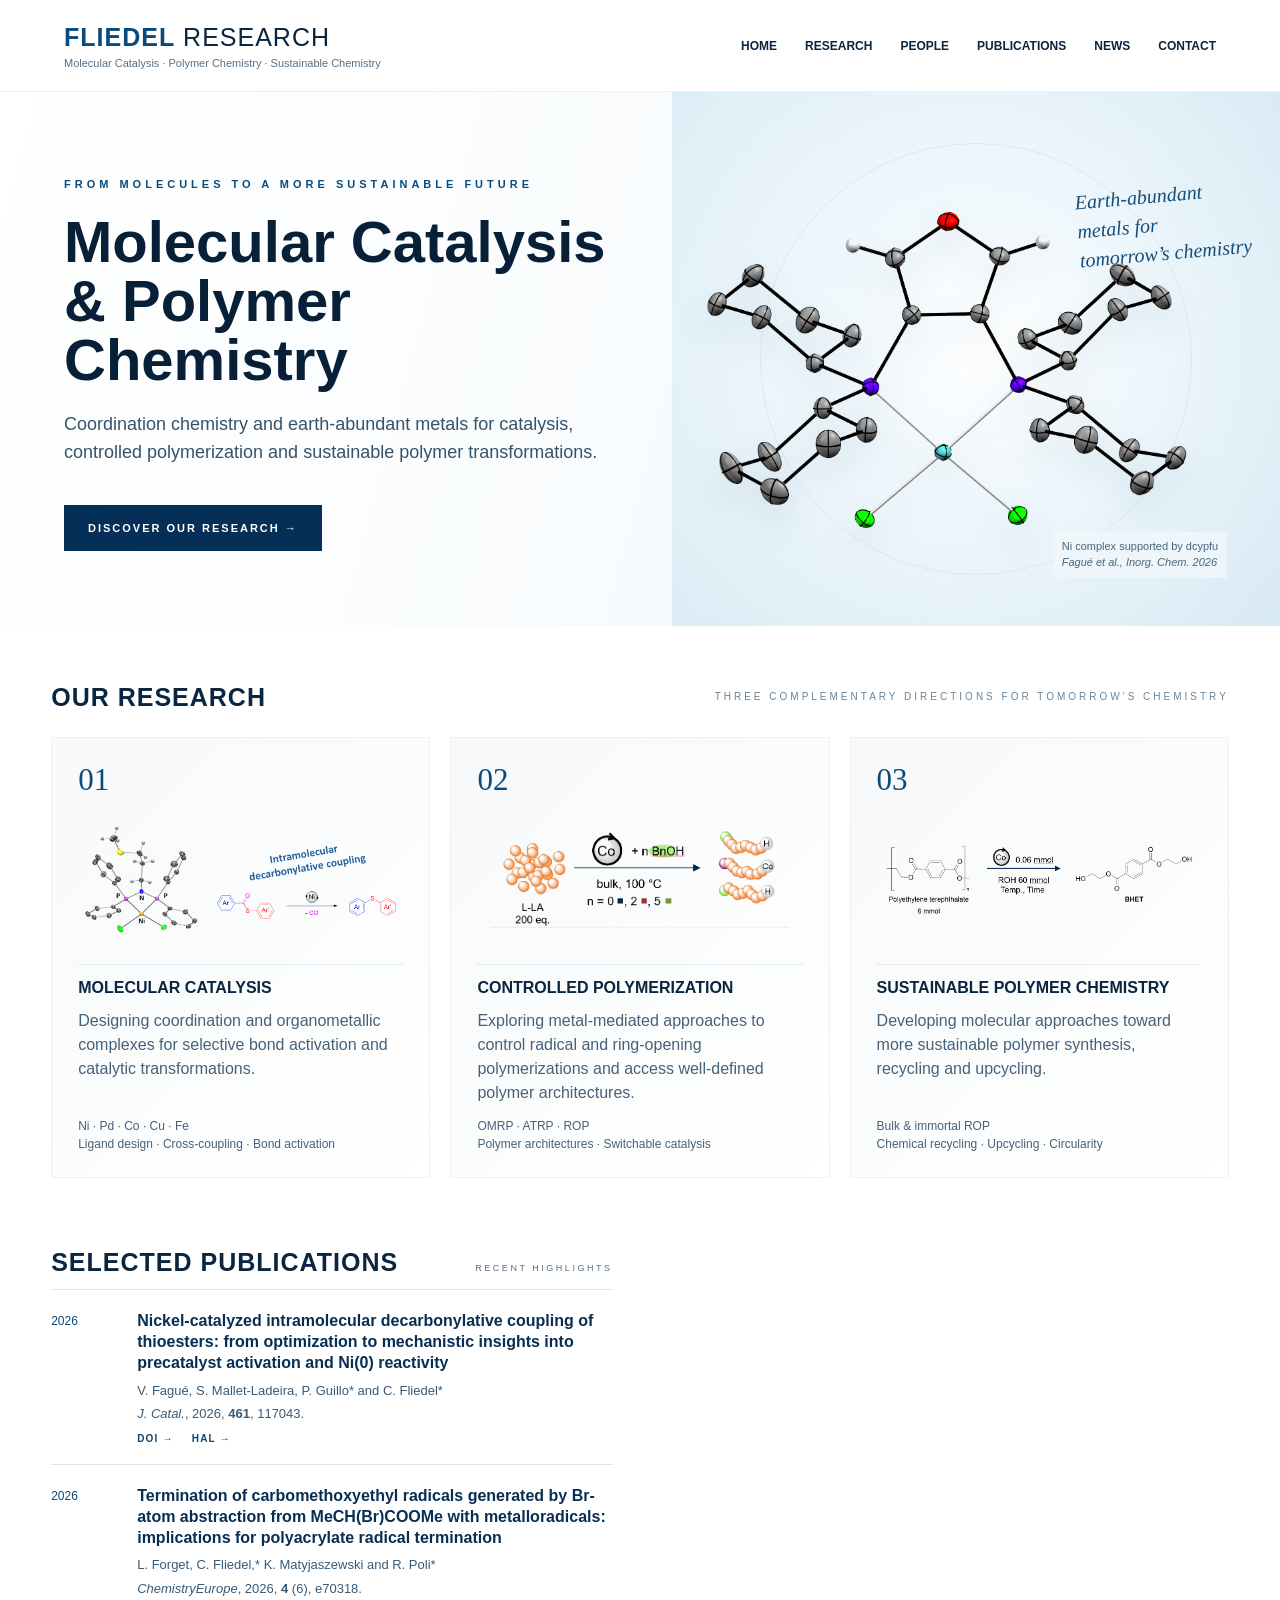
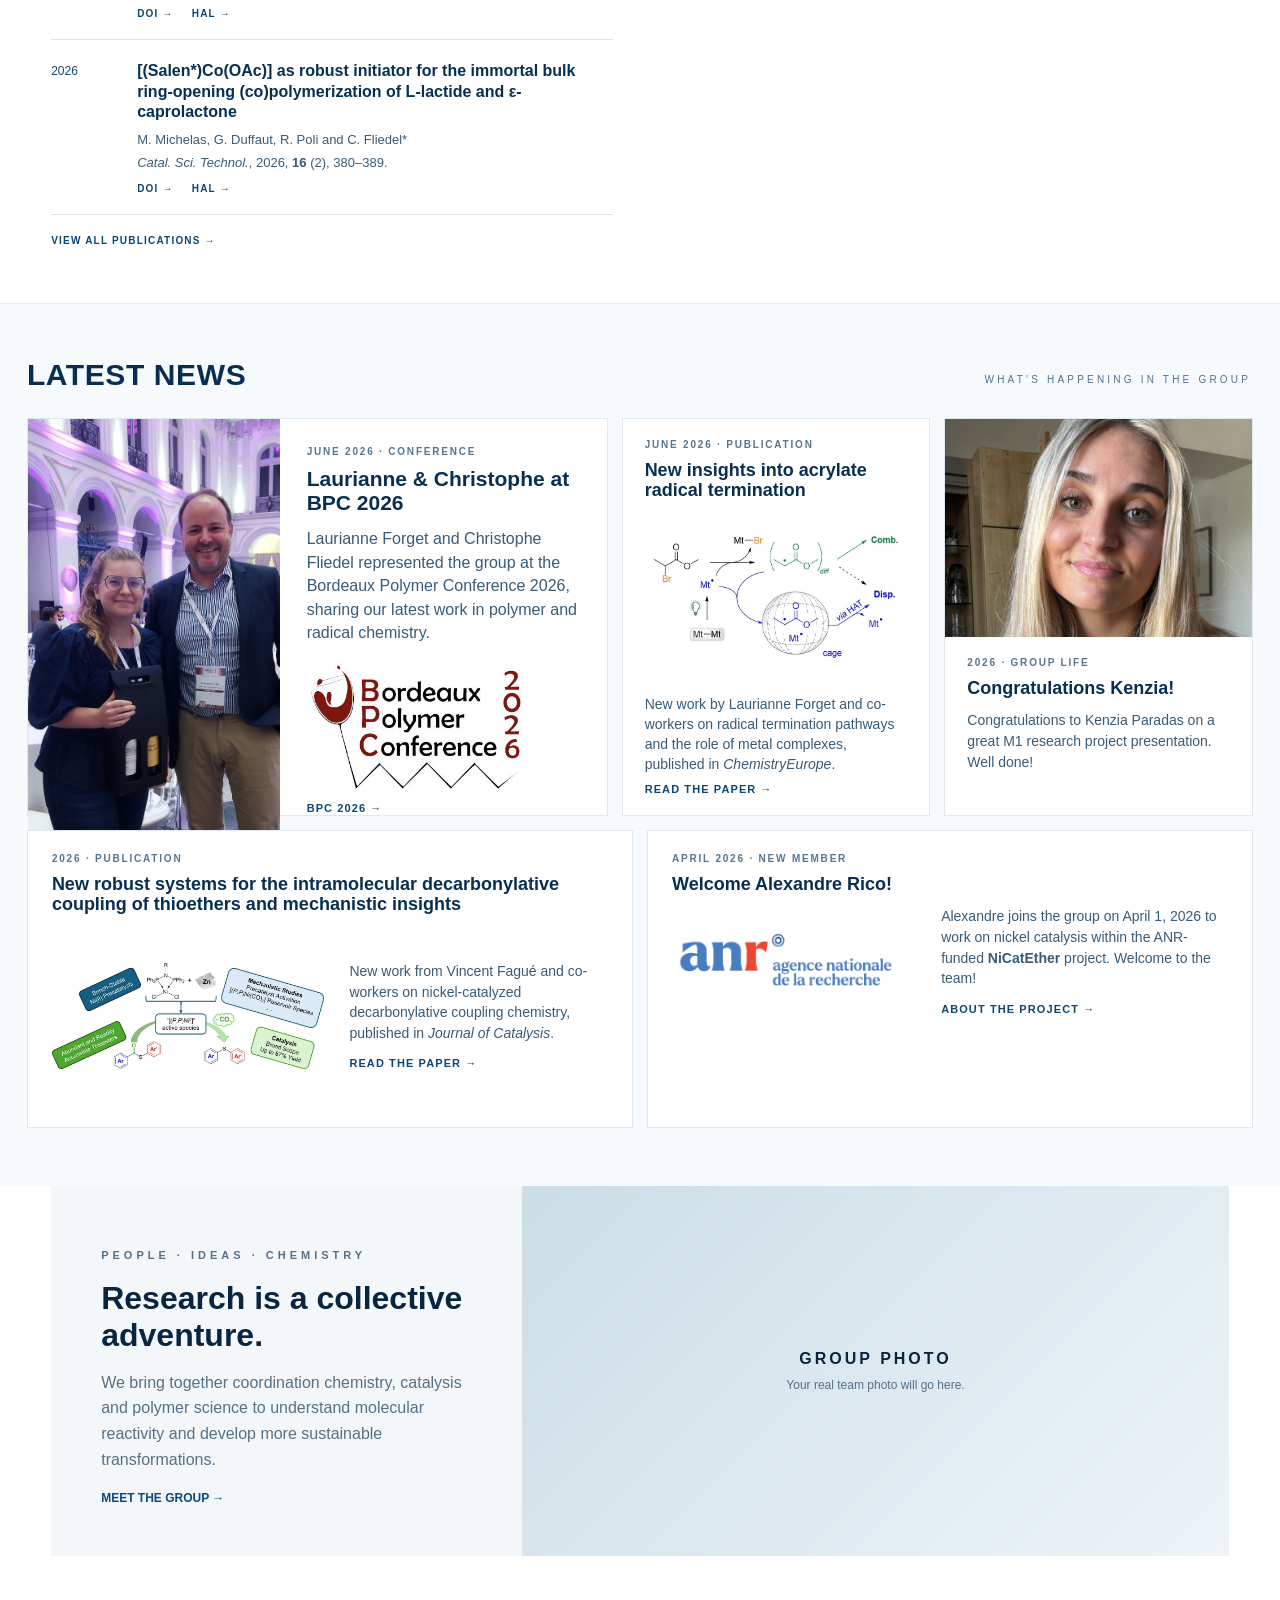
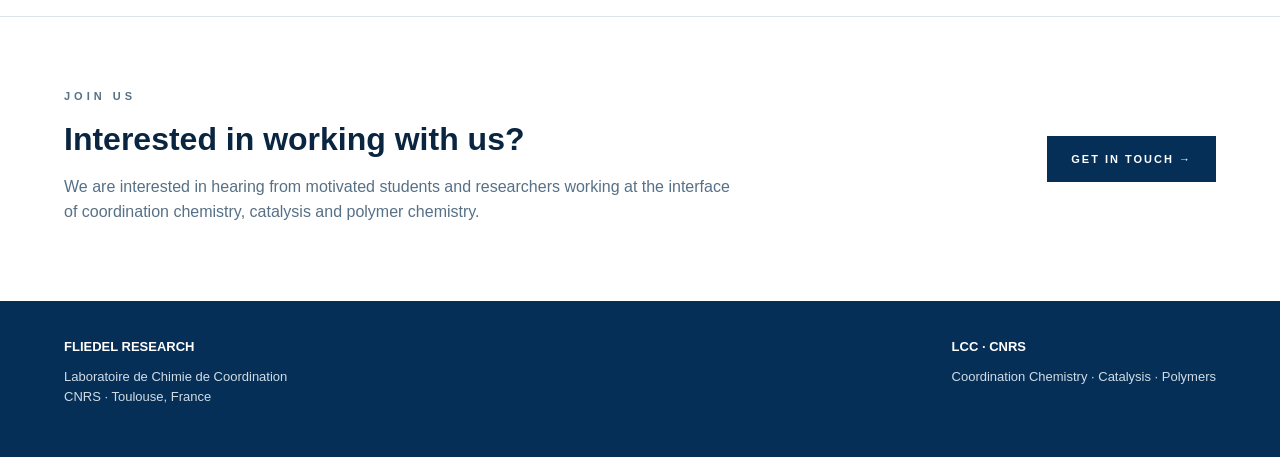
<file: index.html>
<!doctype html>
<html lang="en">
<head>
<meta charset="utf-8"><meta name="viewport" content="width=device-width,initial-scale=1">
<title>Fliedel Research | Molecular Catalysis & Polymer Chemistry</title>
<meta name="description" content="Fliedel Research at the Laboratoire de Chimie de Coordination, CNRS Toulouse: molecular catalysis, controlled polymerization and sustainable polymer chemistry.">
<link rel="stylesheet" href="style.css?v=4.5">
</head>
<body>
<header class="top"><a class="brand" href="#home"><strong>FLIEDEL</strong> RESEARCH<span>Molecular Catalysis · Polymer Chemistry · Sustainable Chemistry</span></a><nav><a href="#home">HOME</a><a href="#research">RESEARCH</a><a href="#people">PEOPLE</a><a href="publications.html">PUBLICATIONS</a><a href="#news">NEWS</a><a href="#contact">CONTACT</a></nav></header>
<main>
<section id="home" class="hero"><div class="hero-copy"><p class="eyebrow">FROM MOLECULES TO A MORE SUSTAINABLE FUTURE</p><h1>Molecular Catalysis<br>&amp; Polymer Chemistry</h1><p class="lead">Coordination chemistry and earth-abundant metals for catalysis, controlled polymerization and sustainable polymer transformations.</p><a class="button" href="#research">DISCOVER OUR RESEARCH →</a></div><div class="hero-art"><div class="structure-wrap"><img src="assets/ni-dcypfu-clean.png" alt="Crystal structure of a nickel complex supported by a diphosphine ligand"><div class="structure-caption">Ni complex supported by dcypfu<br><em>Fagué et al., Inorg. Chem. 2026</em></div></div><p class="hero-note">Earth-abundant<br>metals for<br>tomorrow’s chemistry</p></div></section>
<section id="research" class="section"><div class="section-head"><h2>OUR RESEARCH</h2><p>THREE COMPLEMENTARY DIRECTIONS FOR TOMORROW'S CHEMISTRY</p></div><div class="cards">
<article class="research-card"><b class="num">01</b><div class="card-visual"><img src="assets/research-molecular-final.png" alt="Nickel complex and intramolecular decarbonylative coupling"></div><h3>MOLECULAR CATALYSIS</h3><p>Designing coordination and organometallic complexes for selective bond activation and catalytic transformations.</p><small>Ni · Pd · Co · Cu · Fe<br>Ligand design · Cross-coupling · Bond activation</small></article>
<article class="research-card"><b class="num">02</b><div class="card-visual polymer"><img src="assets/research-polymerization.png" alt="Cobalt-mediated ring-opening polymerization of lactide"></div><h3>CONTROLLED POLYMERIZATION</h3><p>Exploring metal-mediated approaches to control radical and ring-opening polymerizations and access well-defined polymer architectures.</p><small>OMRP · ATRP · ROP<br>Polymer architectures · Switchable catalysis</small></article>
<article class="research-card"><b class="num">03</b><div class="card-visual sustainable"><img src="assets/research-sustainable.png" alt="Chemical depolymerization of PET to BHET"></div><h3>SUSTAINABLE POLYMER CHEMISTRY</h3><p>Developing molecular approaches toward more sustainable polymer synthesis, recycling and upcycling.</p><small>Bulk &amp; immortal ROP<br>Chemical recycling · Upcycling · Circularity</small></article>
</div></section>




<section class="split">
<div id="publications" class="selected-publications">
  <div class="section-head publications-head">
    <h2>SELECTED PUBLICATIONS</h2>
    <p>RECENT HIGHLIGHTS</p>
  </div>

  <div class="publication-list">
    <article class="publication-item">
      <div class="publication-year">2026</div>
      <div class="publication-info">
        <h3>Nickel-catalyzed intramolecular decarbonylative coupling of thioesters: from optimization to mechanistic insights into precatalyst activation and Ni(0) reactivity</h3>
        <p class="publication-authors">V. Fagué, S. Mallet-Ladeira, P. Guillo* and C. Fliedel*</p>
        <p class="publication-journal"><em>J. Catal.</em>, 2026, <strong>461</strong>, 117043.</p>
        <div class="publication-links">
          <a href="https://doi.org/10.1016/j.jcat.2026.117043" target="_blank" rel="noopener">DOI →</a>
          <a href="https://hal.science/hal-05682814v1" target="_blank" rel="noopener">HAL →</a>
        </div>
      </div>
    </article>

    <article class="publication-item">
      <div class="publication-year">2026</div>
      <div class="publication-info">
        <h3>Termination of carbomethoxyethyl radicals generated by Br-atom abstraction from MeCH(Br)COOMe with metalloradicals: implications for polyacrylate radical termination</h3>
        <p class="publication-authors">L. Forget, C. Fliedel,* K. Matyjaszewski and R. Poli*</p>
        <p class="publication-journal"><em>ChemistryEurope</em>, 2026, <strong>4</strong> (6), e70318.</p>
        <div class="publication-links">
          <a href="https://doi.org/10.1002/ceur.70318" target="_blank" rel="noopener">DOI →</a>
          <a href="https://hal.science/hal-05650056v1" target="_blank" rel="noopener">HAL →</a>
        </div>
      </div>
    </article>

    <article class="publication-item">
      <div class="publication-year">2026</div>
      <div class="publication-info">
        <h3>[(Salen*)Co(OAc)] as robust initiator for the immortal bulk ring-opening (co)polymerization of L-lactide and ε-caprolactone</h3>
        <p class="publication-authors">M. Michelas, G. Duffaut, R. Poli and C. Fliedel*</p>
        <p class="publication-journal"><em>Catal. Sci. Technol.</em>, 2026, <strong>16</strong> (2), 380–389.</p>
        <div class="publication-links">
          <a href="https://doi.org/10.1039/D5CY01106J" target="_blank" rel="noopener">DOI →</a>
          <a href="https://hal.science/hal-05483304v1" target="_blank" rel="noopener">HAL →</a>
        </div>
      </div>
    </article>
  </div>

  <a class="all-publications-link" href="publications.html">VIEW ALL PUBLICATIONS →</a>
</div>
</section>
<section id="news" class="news-section">
  <div class="section-head">
    <h2>LATEST NEWS</h2>
    <p>WHAT'S HAPPENING IN THE GROUP</p>
  </div>

  <div class="news-featured">
    <article class="news-main">
      <img src="assets/news-bpc2026-final.jpg" alt="Laurianne Forget and Christophe Fliedel at BPC 2026">
      <div class="news-body">
        <div class="news-meta">JUNE 2026 · CONFERENCE</div>
        <h3>Laurianne &amp; Christophe at BPC 2026</h3>
        <p>Laurianne Forget and Christophe Fliedel represented the group at the Bordeaux Polymer Conference 2026, sharing our latest work in polymer and radical chemistry.</p>
        <img class="news-logo bpc-logo" src="assets/logo-bpc2026.jpg" alt="Bordeaux Polymer Conference 2026 logo">
        <a href="https://bpc2026.u-bordeaux.fr/en/" target="_blank" rel="noopener">BPC 2026 →</a>
      </div>
    </article>

    <div class="news-side">
      <article class="news-card publication-card">
        <div class="news-body">
          <div class="news-meta">JUNE 2026 · PUBLICATION</div>
          <h3>New insights into acrylate radical termination</h3>
          <img class="graphical-abstract" src="assets/news-laurianne-ce-cropped.jpg" alt="Graphical abstract of Laurianne Forget's ChemistryEurope publication">
          <p>New work by Laurianne Forget and co-workers on radical termination pathways and the role of metal complexes, published in <em>ChemistryEurope</em>.</p>
          <a href="https://doi.org/10.1002/ceur.70318" target="_blank" rel="noopener">READ THE PAPER →</a>
        </div>
      </article>

      <article class="news-card photo-card">
        <img src="assets/news-kenzia.jpg" alt="Kenzia Paradas">
        <div class="news-body">
          <div class="news-meta">2026 · GROUP LIFE</div>
          <h3>Congratulations Kenzia!</h3>
          <p>Congratulations to Kenzia Paradas on a great M1 research project presentation. Well done!</p>
        </div>
      </article>
    </div>
  </div>

  <div class="news-strip">
    <article class="vincent-news">
      <div class="news-meta">2026 · PUBLICATION</div>
      <h3>New robust systems for the intramolecular decarbonylative coupling of thioethers and mechanistic insights</h3>
      <div class="news-horizontal-content">
        <img class="graphical-abstract vincent-abstract" src="assets/news-vincent-jcat.jpg" alt="Graphical abstract of Vincent Fagué's Journal of Catalysis publication">
        <div>
          <p>New work from Vincent Fagué and co-workers on nickel-catalyzed decarbonylative coupling chemistry, published in <em>Journal of Catalysis</em>.</p>
          <a href="https://www.sciencedirect.com/science/article/pii/S0021951726003787" target="_blank" rel="noopener">READ THE PAPER →</a>
        </div>
      </div>
    </article>

    <article class="alexandre-news">
      <div class="news-meta">APRIL 2026 · NEW MEMBER</div>
      <h3>Welcome Alexandre Rico!</h3>
      <div class="news-horizontal-content alexandre-content">
        <img class="news-logo anr-logo" src="assets/logo-anr-final.png" alt="Agence nationale de la recherche logo">
        <div>
          <p>Alexandre joins the group on April 1, 2026 to work on nickel catalysis within the ANR-funded <strong>NiCatEther</strong> project. Welcome to the team!</p>
          <a href="https://anr.fr/Projet-ANR-22-CE07-0029" target="_blank" rel="noopener">ABOUT THE PROJECT →</a>
        </div>
      </div>
    </article>
  </div>
</section>
<section id="people" class="people"><div><p class="eyebrow">PEOPLE · IDEAS · CHEMISTRY</p><h2>Research is a collective adventure.</h2><p>We bring together coordination chemistry, catalysis and polymer science to understand molecular reactivity and develop more sustainable transformations.</p><a class="textlink" href="#contact">MEET THE GROUP →</a></div><div class="people-placeholder"><strong>GROUP PHOTO</strong><span>Your real team photo will go here.</span></div></section>
<section id="contact" class="join"><div><p class="eyebrow">JOIN US</p><h2>Interested in working with us?</h2><p>We are interested in hearing from motivated students and researchers working at the interface of coordination chemistry, catalysis and polymer chemistry.</p></div><a class="button" href="mailto:christophe.fliedel@lcc-toulouse.fr">GET IN TOUCH →</a></section>
</main>
<footer><div><strong>FLIEDEL RESEARCH</strong><p>Laboratoire de Chimie de Coordination<br>CNRS · Toulouse, France</p></div><div><strong>LCC · CNRS</strong><p>Coordination Chemistry · Catalysis · Polymers</p></div></footer>
</body></html>
</file>
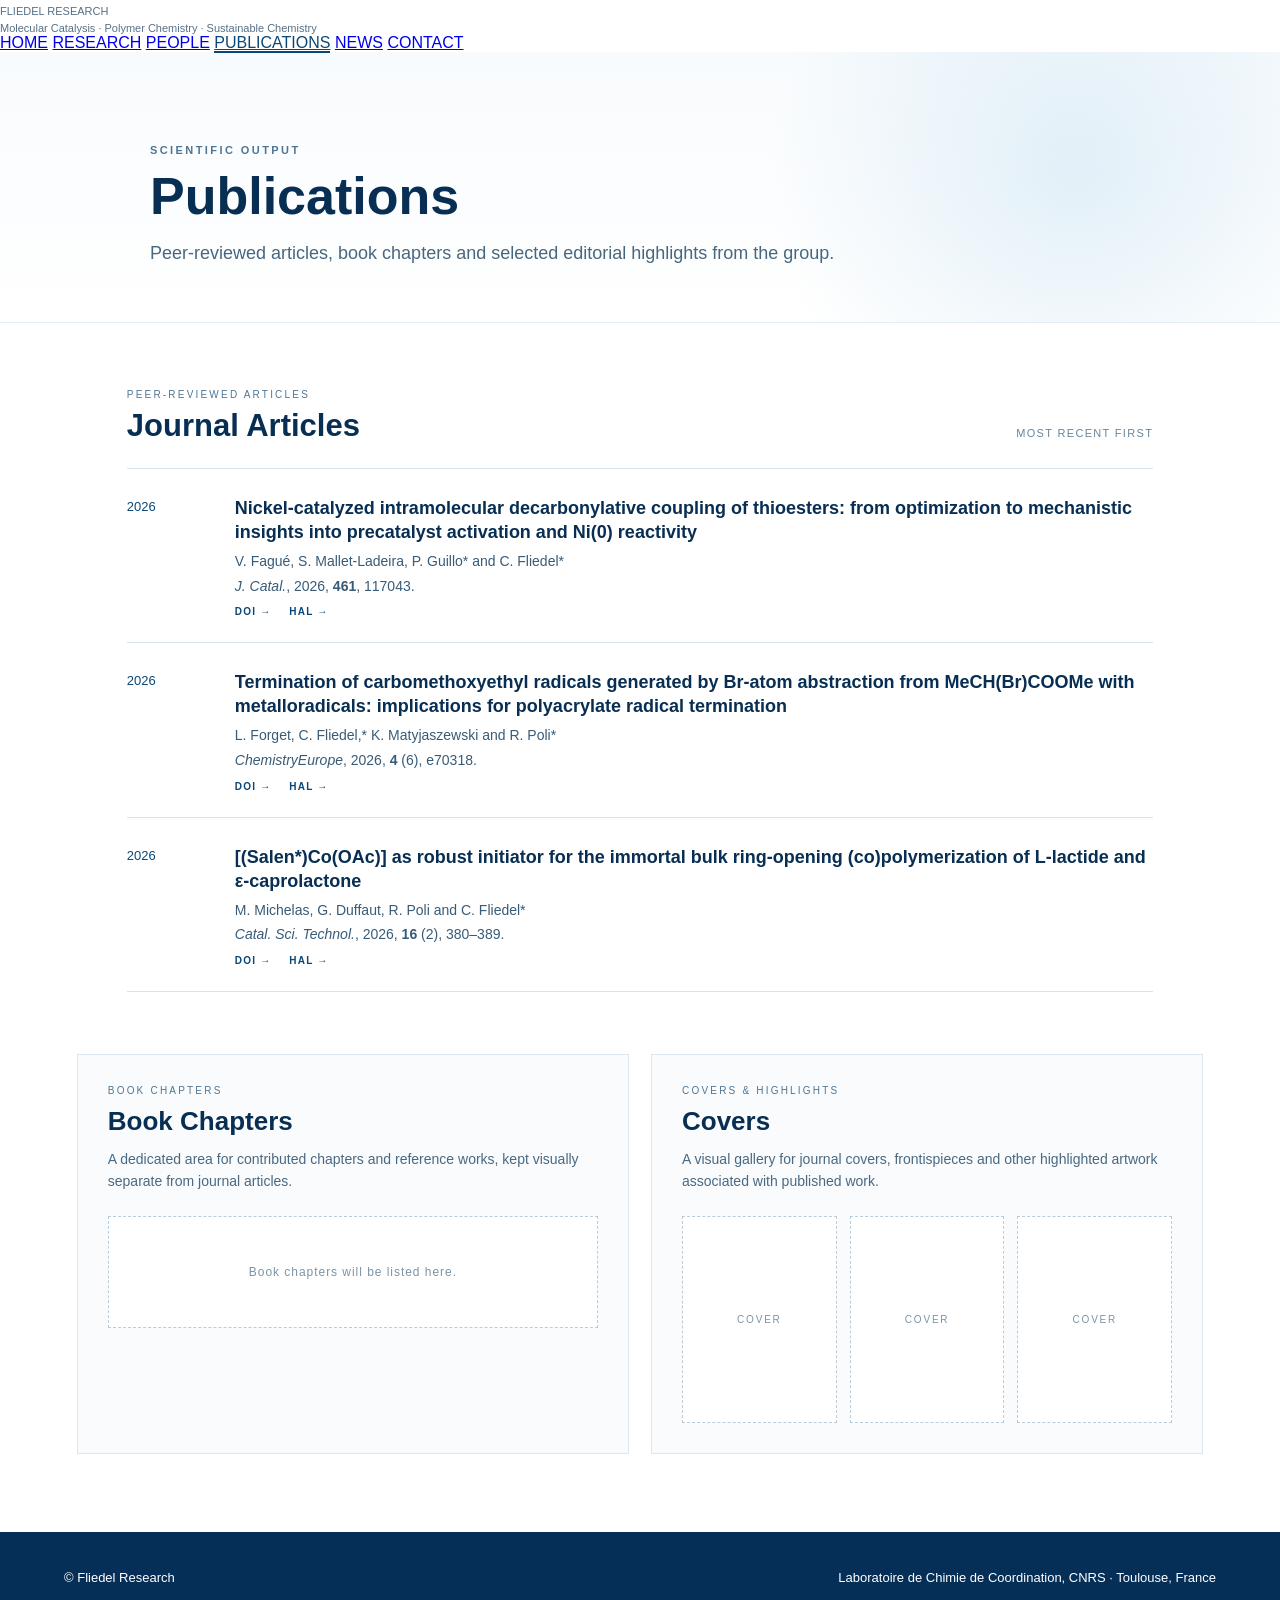
<file: publications.html>
<!DOCTYPE html>
<html lang="en">
<head>
  <meta charset="utf-8">
  <meta name="viewport" content="width=device-width, initial-scale=1">
  <title>Publications · Fliedel Research</title>
  <meta name="description" content="Publications from Fliedel Research: journal articles, book chapters, covers and highlights.">
  <link rel="stylesheet" href="style.css?v=4.5">
</head>
<body class="publications-page">

<header class="site-header">
  <a class="brand" href="index.html">
    <span class="brand-main">FLIEDEL RESEARCH</span>
    <span class="brand-sub">Molecular Catalysis · Polymer Chemistry · Sustainable Chemistry</span>
  </a>
  <nav class="main-nav" aria-label="Main navigation">
    <a href="index.html">HOME</a>
    <a href="index.html#research">RESEARCH</a>
    <a href="index.html#people">PEOPLE</a>
    <a class="active" href="publications.html">PUBLICATIONS</a>
    <a href="index.html#news">NEWS</a>
    <a href="index.html#contact">CONTACT</a>
  </nav>
</header>

<main>
  <section class="publications-hero">
    <div>
      <p class="eyebrow">SCIENTIFIC OUTPUT</p>
      <h1>Publications</h1>
      <p class="publications-intro">
        Peer-reviewed articles, book chapters and selected editorial highlights from the group.
      </p>
    </div>
  </section>

  <section class="publications-page-section">
    <div class="pub-section-heading">
      <div>
        <p class="pub-section-kicker">PEER-REVIEWED ARTICLES</p>
        <h2>Journal Articles</h2>
      </div>
      <p class="pub-section-note">Most recent first</p>
    </div>

    <div class="publication-list publication-list-full">

      <article class="publication-item">
        <div class="publication-year">2026</div>
        <div class="publication-info">
          <h3>Nickel-catalyzed intramolecular decarbonylative coupling of thioesters: from optimization to mechanistic insights into precatalyst activation and Ni(0) reactivity</h3>
          <p class="publication-authors">V. Fagué, S. Mallet-Ladeira, P. Guillo* and C. Fliedel*</p>
          <p class="publication-journal"><em>J. Catal.</em>, 2026, <strong>461</strong>, 117043.</p>
          <div class="publication-links">
            <a href="https://doi.org/10.1016/j.jcat.2026.117043" target="_blank" rel="noopener">DOI →</a>
            <a href="https://hal.science/hal-05682814v1" target="_blank" rel="noopener">HAL →</a>
          </div>
        </div>
      </article>

      <article class="publication-item">
        <div class="publication-year">2026</div>
        <div class="publication-info">
          <h3>Termination of carbomethoxyethyl radicals generated by Br-atom abstraction from MeCH(Br)COOMe with metalloradicals: implications for polyacrylate radical termination</h3>
          <p class="publication-authors">L. Forget, C. Fliedel,* K. Matyjaszewski and R. Poli*</p>
          <p class="publication-journal"><em>ChemistryEurope</em>, 2026, <strong>4</strong> (6), e70318.</p>
          <div class="publication-links">
            <a href="https://doi.org/10.1002/ceur.70318" target="_blank" rel="noopener">DOI →</a>
            <a href="https://hal.science/hal-05650056v1" target="_blank" rel="noopener">HAL →</a>
          </div>
        </div>
      </article>

      <article class="publication-item">
        <div class="publication-year">2026</div>
        <div class="publication-info">
          <h3>[(Salen*)Co(OAc)] as robust initiator for the immortal bulk ring-opening (co)polymerization of L-lactide and ε-caprolactone</h3>
          <p class="publication-authors">M. Michelas, G. Duffaut, R. Poli and C. Fliedel*</p>
          <p class="publication-journal"><em>Catal. Sci. Technol.</em>, 2026, <strong>16</strong> (2), 380–389.</p>
          <div class="publication-links">
            <a href="https://doi.org/10.1039/D5CY01106J" target="_blank" rel="noopener">DOI →</a>
            <a href="https://hal.science/hal-05483304v1" target="_blank" rel="noopener">HAL →</a>
          </div>
        </div>
      </article>

    </div>
  </section>

  <section class="publications-special-section">
    <div class="publications-special-grid">

      <article class="special-publication-card book-chapters-card">
        <div class="special-card-label">BOOK CHAPTERS</div>
        <h2>Book Chapters</h2>
        <p>
          A dedicated area for contributed chapters and reference works, kept visually separate from journal articles.
        </p>
        <div class="special-card-placeholder">
          <span>Book chapters will be listed here.</span>
        </div>
      </article>

      <article class="special-publication-card covers-card">
        <div class="special-card-label">COVERS &amp; HIGHLIGHTS</div>
        <h2>Covers</h2>
        <p>
          A visual gallery for journal covers, frontispieces and other highlighted artwork associated with published work.
        </p>
        <div class="covers-preview-grid">
          <div class="cover-placeholder">COVER</div>
          <div class="cover-placeholder">COVER</div>
          <div class="cover-placeholder">COVER</div>
        </div>
      </article>

    </div>
  </section>
</main>

<footer class="site-footer">
  <div>© Fliedel Research</div>
  <div>Laboratoire de Chimie de Coordination, CNRS · Toulouse, France</div>
</footer>

</body>
</html>
</file>
<file: style.css>
:root{--navy:#062f57;--blue:#0a4b7c;--ink:#0a2540;--muted:#567086;--pale:#f3f7f9;--line:#dbe4ea;--white:#fff}*{box-sizing:border-box}html{scroll-behavior:smooth}body{margin:0;font-family:Arial,Helvetica,sans-serif;color:var(--ink);background:#fff}.top{height:92px;display:flex;align-items:center;justify-content:space-between;padding:0 5vw;border-bottom:1px solid #edf1f4;position:sticky;top:0;background:rgba(255,255,255,.96);z-index:5}.brand{font-size:25px;letter-spacing:1px;text-decoration:none;color:var(--ink)}.brand strong{color:var(--blue)}.brand span{display:block;font-size:11px;letter-spacing:0;color:var(--muted);margin-top:5px}.top nav{display:flex;gap:28px}.top nav a{font-size:12px;font-weight:700;color:var(--ink);text-decoration:none}.hero{min-height:520px;display:grid;grid-template-columns:1.05fr .95fr;background:linear-gradient(105deg,#fff 0%,#f8fbfd 53%,#dceaf2 100%)}.hero-copy{padding:75px 5vw}.eyebrow{font-size:11px;letter-spacing:4px;color:var(--blue);font-weight:700}.hero h1{font-size:58px;line-height:1.02;margin:22px 0;color:#071f37}.lead{font-size:18px;line-height:1.55;max-width:600px;color:#36536c}.button{display:inline-block;margin-top:20px;background:var(--navy);color:#fff;text-decoration:none;padding:17px 24px;font-size:11px;font-weight:bold;letter-spacing:2px}.hero-art{position:relative;overflow:hidden;display:flex;align-items:center;justify-content:center}.hero-art:before{content:"";position:absolute;width:420px;height:420px;border:1px solid rgba(5,64,106,.12);border-radius:50%}.hero-art p{position:absolute;right:7%;top:20%;font-family:Georgia,serif;font-style:italic;font-size:22px;line-height:1.5;transform:rotate(-5deg);color:#164d78}.molecule{width:280px;height:280px;position:relative}.molecule span{position:absolute;width:55px;height:55px;border-radius:50%;background:radial-gradient(circle at 30% 25%,#e8f7ff,#0b639a 55%,#063557);box-shadow:0 8px 18px #8ca8b9}.molecule span:nth-child(1){left:110px;top:105px;width:70px;height:70px}.molecule span:nth-child(2){left:35px;top:65px}.molecule span:nth-child(3){left:200px;top:45px}.molecule span:nth-child(4){left:190px;top:180px}.molecule span:nth-child(5){left:50px;top:190px}.molecule span:nth-child(6){left:120px;top:15px;background:radial-gradient(circle at 30% 25%,#fff0d8,#d88712 60%,#8b4e00)}.molecule span:nth-child(7){left:115px;top:230px;width:40px;height:40px}.section{padding:55px 4vw}.section-head{display:flex;justify-content:space-between;align-items:end;margin-bottom:25px}.section-head h2{font-size:25px;letter-spacing:1px;margin:0}.section-head p{font-size:10px;letter-spacing:3px;color:#6b8498}.cards{display:grid;grid-template-columns:repeat(3,1fr);gap:20px}.cards article{background:linear-gradient(135deg,#f7f9fa,#fff);padding:26px;min-height:285px;border:1px solid #edf1f3;position:relative}.num{font-family:Georgia,serif;font-weight:400;font-size:31px;color:var(--blue)}.icon{position:absolute;right:25px;top:20px;font-family:Georgia,serif;font-size:28px;color:#1586a6}.cards h3{font-size:16px;margin-top:35px}.cards p,.cards small{line-height:1.5;color:#45627a}.cards small{font-size:12px}.split{display:grid;grid-template-columns:1fr 1fr;gap:55px;padding:15px 4vw 55px}.news article{display:grid;grid-template-columns:70px 1fr;gap:15px;border-top:1px solid var(--line);padding:20px 0}.news time,.pubs span{color:var(--blue);font-size:12px}.news h3,.pubs h3{margin:0 0 7px;font-size:15px}.news p,.pubs p{margin:0;color:var(--muted);line-height:1.45;font-size:13px}.pubs article{border-top:1px solid var(--line);padding:18px 0}.pubs span{float:left;width:55px}.pubs h3,.pubs p{margin-left:55px}.people{margin:20px 4vw 60px;display:grid;grid-template-columns:.8fr 1.2fr;background:var(--pale);min-height:330px}.people>div:first-child{padding:50px}.people h2,.join h2{font-size:32px;margin:15px 0}.people p,.join p{line-height:1.6;color:var(--muted)}.textlink{font-size:12px;font-weight:bold;color:var(--blue);text-decoration:none}.people-placeholder{background:linear-gradient(135deg,#cbdde7,#eef4f7);display:flex;flex-direction:column;align-items:center;justify-content:center;letter-spacing:3px}.people-placeholder span{font-size:12px;letter-spacing:0;margin-top:10px;color:var(--muted)}.join{padding:60px 5vw;display:flex;align-items:center;justify-content:space-between;border-top:1px solid var(--line)}.join>div{max-width:680px}.join .button{margin:0 0 0 30px;white-space:nowrap}footer{background:var(--navy);color:white;padding:38px 5vw;display:flex;justify-content:space-between;font-size:13px}footer p{color:#d0dce5;line-height:1.5}@media(max-width:850px){.top{height:auto;padding:20px 5vw;align-items:flex-start}.top nav{display:none}.hero{grid-template-columns:1fr}.hero-copy{padding:55px 6vw}.hero h1{font-size:42px}.hero-art{min-height:320px}.cards,.split,.people{grid-template-columns:1fr}.section-head{display:block}.section-head p{margin-top:10px}.people>div:first-child{padding:35px}.people-placeholder{min-height:280px}.join{display:block}.join .button{margin:15px 0 0}footer{display:block}}

/* V2.1 — clean crystallographic hero, fitted without cropping */
.hero-art{
  background:radial-gradient(circle at 52% 48%,rgba(255,255,255,.96) 0,rgba(239,248,253,.83) 38%,rgba(211,231,242,.74) 100%);
}
.hero-art:before{
  width:430px;
  height:430px;
  border-color:rgba(5,64,106,.07);
}
.structure-wrap{
  position:absolute;
  inset:28px 5% 24px 3%;
  display:flex;
  align-items:center;
  justify-content:center;
}
.structure-wrap img{
  display:block;
  width:88%;
  max-width:650px;
  height:auto;
  max-height:405px;
  object-fit:contain;
  filter:drop-shadow(0 16px 16px rgba(9,46,74,.10));
  transform:translate(-4%,3%);
}
.structure-caption{
  position:absolute;
  right:4%;
  bottom:5%;
  font-size:11px;
  line-height:1.45;
  color:#47657c;
  text-align:left;
  background:rgba(241,248,252,.76);
  padding:7px 9px;
  backdrop-filter:blur(2px);
}
.hero-note{
  z-index:2;
  right:5%!important;
  top:13%!important;
  font-size:20px!important;
  line-height:1.45!important;
}

@media(max-width:1100px){
  .structure-wrap img{width:82%;max-width:560px;max-height:370px;transform:translate(-2%,2%)}
  .hero-note{font-size:18px!important}
}
@media(max-width:850px){
  .structure-wrap{inset:14px 4% 18px}
  .structure-wrap img{width:88%;max-width:560px;max-height:285px;transform:none}
  .structure-caption{right:4%;bottom:3%;font-size:10px}
  .hero-note{display:none}
}


/* V2.2 — real research visuals */
.research-card{
  overflow:hidden;
  padding:24px 26px 25px!important;
  min-height:330px!important;
}
.card-visual{
  position:absolute;
  right:14px;
  top:15px;
  width:44%;
  height:112px;
  display:flex;
  align-items:center;
  justify-content:center;
  pointer-events:none;
}
.card-visual img{
  max-width:100%;
  max-height:100%;
  width:auto;
  height:auto;
  object-fit:contain;
  filter:drop-shadow(0 7px 8px rgba(8,49,82,.08));
}
.card-visual.polymer{
  width:50%;
  height:105px;
  top:17px;
  right:10px;
}
.card-visual.sustainable{
  width:52%;
  height:102px;
  top:18px;
  right:8px;
}
.research-card h3{
  margin-top:52px!important;
  max-width:58%;
}
.research-card p{
  max-width:72%;
}
.research-card small{
  display:block;
  margin-top:12px;
}
@media(max-width:1100px){
  .card-visual{opacity:.9;width:40%}
  .research-card h3{max-width:64%}
  .research-card p{max-width:88%}
}
@media(max-width:850px){
  .research-card{min-height:300px!important}
  .card-visual{width:42%;height:100px}
  .research-card h3{max-width:58%;margin-top:45px!important}
  .research-card p{max-width:78%}
}


/* V2.3 — robust research-card layout: images live in a fixed visual zone */
.cards{
  align-items:stretch;
}
.research-card{
  display:grid!important;
  grid-template-rows:auto 145px auto 1fr auto;
  overflow:hidden!important;
  padding:24px 26px 25px!important;
  min-height:405px!important;
}
.research-card .num{
  grid-row:1;
}
.research-card .card-visual,
.research-card .card-visual.polymer,
.research-card .card-visual.sustainable{
  position:static!important;
  grid-row:2;
  width:100%!important;
  height:145px!important;
  margin:0!important;
  padding:4px 0 8px!important;
  display:flex!important;
  align-items:center!important;
  justify-content:center!important;
  overflow:hidden!important;
}
.research-card .card-visual img{
  display:block!important;
  width:auto!important;
  height:auto!important;
  max-width:92%!important;
  max-height:132px!important;
  object-fit:contain!important;
  transform:none!important;
}
.research-card:first-child .card-visual img{
  max-height:138px!important;
  max-width:72%!important;
}
.research-card:nth-child(2) .card-visual img{
  max-width:96%!important;
  max-height:126px!important;
}
.research-card:nth-child(3) .card-visual img{
  max-width:96%!important;
  max-height:118px!important;
}
.research-card h3{
  grid-row:3;
  margin:10px 0 12px!important;
  max-width:none!important;
}
.research-card p{
  grid-row:4;
  max-width:none!important;
  margin:0 0 12px!important;
}
.research-card small{
  grid-row:5;
  margin-top:0!important;
}
@media(max-width:1100px){
  .research-card{min-height:390px!important}
  .research-card .card-visual,
  .research-card .card-visual.polymer,
  .research-card .card-visual.sustainable{height:132px!important}
  .research-card .card-visual img{max-height:120px!important}
}
@media(max-width:850px){
  .research-card{min-height:370px!important}
  .research-card .card-visual,
  .research-card .card-visual.polymer,
  .research-card .card-visual.sustainable{height:150px!important}
  .research-card .card-visual img{max-height:138px!important}
}


/* V2.4 — asymmetrical research cards:
   card 01 = two-column image/text
   cards 02–03 = landscape visual over text */
.cards{
  align-items:stretch;
}

/* Shared */
.research-card{
  min-height:390px!important;
  padding:24px 26px 24px!important;
}

/* CARD 01 — portrait crystallographic structure, two-column layout */
.research-card:first-child{
  display:grid!important;
  grid-template-columns:46% 54%!important;
  grid-template-rows:auto 1fr auto!important;
  column-gap:18px!important;
  align-items:start!important;
}
.research-card:first-child .num{
  grid-column:1 / -1!important;
  grid-row:1!important;
  margin-bottom:4px!important;
}
.research-card:first-child .card-visual{
  grid-column:2!important;
  grid-row:2 / 4!important;
  position:static!important;
  width:100%!important;
  height:260px!important;
  margin:2px 0 0!important;
  padding:0!important;
  align-self:center!important;
  display:flex!important;
  align-items:center!important;
  justify-content:center!important;
  overflow:hidden!important;
}
.research-card:first-child .card-visual img{
  width:auto!important;
  height:auto!important;
  max-width:98%!important;
  max-height:250px!important;
  object-fit:contain!important;
  transform:none!important;
}
.research-card:first-child h3{
  grid-column:1!important;
  grid-row:2!important;
  align-self:start!important;
  margin:42px 0 12px!important;
  max-width:none!important;
}
.research-card:first-child p{
  grid-column:1!important;
  grid-row:2!important;
  align-self:start!important;
  margin:78px 0 0!important;
  max-width:none!important;
}
.research-card:first-child small{
  grid-column:1!important;
  grid-row:3!important;
  align-self:end!important;
  margin-top:16px!important;
}

/* CARDS 02–03 — landscape image above text */
.research-card:nth-child(2),
.research-card:nth-child(3){
  display:grid!important;
  grid-template-rows:auto 145px auto 1fr auto!important;
}
.research-card:nth-child(2) .card-visual,
.research-card:nth-child(3) .card-visual{
  position:static!important;
  width:100%!important;
  height:145px!important;
  margin:0!important;
  padding:4px 0 6px!important;
  display:flex!important;
  align-items:center!important;
  justify-content:center!important;
  overflow:hidden!important;
}
.research-card:nth-child(2) .card-visual img{
  max-width:95%!important;
  max-height:128px!important;
  width:auto!important;
  height:auto!important;
  object-fit:contain!important;
}
.research-card:nth-child(3) .card-visual img{
  max-width:96%!important;
  max-height:120px!important;
  width:auto!important;
  height:auto!important;
  object-fit:contain!important;
}
.research-card:nth-child(2) h3,
.research-card:nth-child(3) h3{
  margin:10px 0 12px!important;
  max-width:none!important;
}
.research-card:nth-child(2) p,
.research-card:nth-child(3) p{
  max-width:none!important;
  margin:0 0 12px!important;
}
.research-card:nth-child(2) small,
.research-card:nth-child(3) small{
  margin-top:0!important;
}

/* Responsive: collapse card 01 gracefully */
@media(max-width:1100px){
  .research-card:first-child{
    grid-template-columns:48% 52%!important;
    column-gap:12px!important;
  }
  .research-card:first-child .card-visual{
    height:225px!important;
  }
  .research-card:first-child .card-visual img{
    max-height:215px!important;
  }
}
@media(max-width:850px){
  .research-card:first-child{
    display:grid!important;
    grid-template-columns:1fr!important;
    grid-template-rows:auto 150px auto auto auto!important;
  }
  .research-card:first-child .num{grid-column:1!important;grid-row:1!important}
  .research-card:first-child .card-visual{
    grid-column:1!important;
    grid-row:2!important;
    height:150px!important;
  }
  .research-card:first-child .card-visual img{max-height:142px!important}
  .research-card:first-child h3{
    grid-column:1!important;
    grid-row:3!important;
    margin:10px 0 12px!important;
  }
  .research-card:first-child p{
    grid-column:1!important;
    grid-row:4!important;
    margin:0 0 12px!important;
  }
  .research-card:first-child small{
    grid-column:1!important;
    grid-row:5!important;
    margin-top:0!important;
  }
}

/* V2.5 — unified landscape visual grammar for all research cards */
.research-card,.research-card:first-child,.research-card:nth-child(2),.research-card:nth-child(3){
 display:grid!important;grid-template-columns:1fr!important;grid-template-rows:auto 150px auto 1fr auto!important;
 min-height:400px!important;padding:24px 26px!important}
.research-card .num,.research-card:first-child .num{grid-column:1!important;grid-row:1!important;margin:0 0 2px!important}
.research-card .card-visual,.research-card:first-child .card-visual,.research-card:nth-child(2) .card-visual,.research-card:nth-child(3) .card-visual{
 grid-column:1!important;grid-row:2!important;position:static!important;width:100%!important;height:150px!important;
 margin:0!important;padding:4px 0 8px!important;display:flex!important;align-items:center!important;justify-content:center!important;overflow:hidden!important}
.research-card .card-visual img,.research-card:first-child .card-visual img,.research-card:nth-child(2) .card-visual img,.research-card:nth-child(3) .card-visual img{
 width:auto!important;height:auto!important;max-width:96%!important;max-height:136px!important;object-fit:contain!important;transform:none!important}
.research-card:first-child .card-visual img{max-width:98%!important;max-height:138px!important}
.research-card:nth-child(2) .card-visual img{max-width:95%!important;max-height:130px!important}
.research-card:nth-child(3) .card-visual img{max-width:96%!important;max-height:122px!important}
.research-card h3,.research-card:first-child h3,.research-card:nth-child(2) h3,.research-card:nth-child(3) h3{
 grid-column:1!important;grid-row:3!important;margin:10px 0 12px!important;max-width:none!important}
.research-card p,.research-card:first-child p,.research-card:nth-child(2) p,.research-card:nth-child(3) p{
 grid-column:1!important;grid-row:4!important;margin:0 0 12px!important;max-width:none!important}
.research-card small,.research-card:first-child small,.research-card:nth-child(2) small,.research-card:nth-child(3) small{
 grid-column:1!important;grid-row:5!important;margin-top:0!important;align-self:end!important}


/* V2.6 — user's RX + catalytic transformation montage in card 01 */
.research-card:first-child .card-visual img{
  max-width:92%!important;
  max-height:136px!important;
  object-fit:contain!important;
}

/* V2.7 — final harmonisation of the three homepage research visuals */
.research-card .card-visual,
.research-card:first-child .card-visual,
.research-card:nth-child(2) .card-visual,
.research-card:nth-child(3) .card-visual{
  height:165px!important;
  padding:5px 2px 10px!important;
  border-bottom:1px dotted rgba(10,64,105,.18);
}
.research-card .card-visual img{
  display:block!important;
  width:auto!important;
  height:auto!important;
  object-fit:contain!important;
  filter:none!important;
}
.research-card:first-child .card-visual img{
  max-width:98%!important;
  max-height:150px!important;
}
.research-card:nth-child(2) .card-visual img{
  max-width:96%!important;
  max-height:143px!important;
}
.research-card:nth-child(3) .card-visual img{
  max-width:97%!important;
  max-height:137px!important;
}
.research-card,.research-card:first-child,.research-card:nth-child(2),.research-card:nth-child(3){
  grid-template-rows:auto 165px auto 1fr auto!important;
  min-height:420px!important;
}
.research-card h3,
.research-card:first-child h3,
.research-card:nth-child(2) h3,
.research-card:nth-child(3) h3{
  margin-top:14px!important;
}

/* V3 — Latest News */
.news-section{padding:76px 3%;background:#f7fafc;border-top:1px solid #e5edf3}
.news-section .section-head{display:flex;align-items:end;justify-content:space-between;margin-bottom:28px}
.news-section .section-head h2{margin:0;color:#082f53;font-size:28px;letter-spacing:.02em}
.news-section .section-head p{margin:0;color:#52718d;font-size:10px;letter-spacing:.32em}
.news-featured{display:grid;grid-template-columns:1.55fr 1fr;gap:18px}
.news-main,.news-card,.news-strip article{background:white;border:1px solid #dfe8ef}
.news-main{display:grid;grid-template-columns:1.15fr 1fr;min-height:330px}
.news-main>img{width:100%;height:100%;object-fit:cover;min-height:330px}
.news-body{padding:28px}
.news-meta{font-size:10px;font-weight:700;letter-spacing:.18em;color:#56758f;margin-bottom:12px}
.news-section h3{color:#082f53;margin:0 0 12px;font-size:21px;line-height:1.18}
.news-section p{color:#385b77;line-height:1.55;margin:0 0 18px}
.news-section a{color:#0b4776;text-decoration:none;font-size:11px;font-weight:700;letter-spacing:.1em}
.news-side{display:grid;grid-template-columns:1fr 1fr;gap:18px}
.news-card{display:flex;flex-direction:column}
.photo-card img{width:100%;height:175px;object-fit:cover}
.news-card .news-body{padding:22px}
.news-card h3{font-size:18px}
.news-card p{font-size:14px}
.news-strip{display:grid;grid-template-columns:1fr 1fr;gap:18px;margin-top:18px}
.news-strip article{padding:24px 28px}
.news-strip h3{font-size:18px}
.news-strip p{font-size:14px;margin-bottom:10px}
@media(max-width:900px){
 .news-featured,.news-main,.news-side,.news-strip{grid-template-columns:1fr}
 .news-main>img{min-height:250px;max-height:420px}
 .news-section .section-head{display:block}
 .news-section .section-head p{margin-top:8px}
}

/* V3.1 — one Latest News section only + exact supplied scientific artwork */
.news-logo{display:block;object-fit:contain}
.bpc-logo{width:170px;max-height:95px;margin:18px 0 16px}
.graphical-abstract{display:block;width:100%;height:145px;object-fit:contain;background:#fff;margin:12px 0 16px}
.news-horizontal-content{display:grid;grid-template-columns:minmax(240px,.95fr) 1.1fr;gap:26px;align-items:center}
.vincent-abstract{height:155px;margin:0}
.journal-label{margin-top:16px;font-family:Georgia,serif;font-weight:700;letter-spacing:.04em;color:#1a1a1a;font-size:16px}
.alexandre-content{grid-template-columns:230px 1fr}
.anr-logo{width:210px;max-height:110px;margin:auto}
.news-side .publication-card .news-body{height:100%}
.news-side .publication-card .graphical-abstract{height:135px}
@media(max-width:900px){
 .news-horizontal-content,.alexandre-content{grid-template-columns:1fr}
 .anr-logo{margin:0}
}

/* V3.2 — final News templating and visual balance */
.news-featured{
  grid-template-columns:1.15fr 1fr!important;
}
.news-main{
  grid-template-columns:.82fr 1fr!important;
  min-height:280px!important;
}
.news-main>img{
  min-height:280px!important;
  max-height:320px!important;
  object-fit:cover!important;
}
.news-main .news-body{
  padding:24px!important;
}
.bpc-logo{
  width:130px!important;
  max-height:74px!important;
  margin:12px 0 12px!important;
}
.news-side{
  grid-template-columns:1fr 1fr!important;
}
.news-side .photo-card img{
  height:150px!important;
}
.news-side .publication-card .graphical-abstract{
  height:120px!important;
}
.news-strip{
  grid-template-columns:1fr 1fr!important;
}
.vincent-news h3{
  max-width:94%;
}
.news-horizontal-content{
  grid-template-columns:minmax(230px,.9fr) 1.1fr!important;
}
.vincent-abstract{
  height:145px!important;
}
.alexandre-content{
  grid-template-columns:180px 1fr!important;
}
.anr-logo{
  width:170px!important;
  max-height:72px!important;
}
.journal-label{display:none!important}

/* Avoid browser-injected/reputation badges next to outbound paper links where possible */
.news-section a img,
.news-section a svg{
  display:none!important;
}

@media(max-width:900px){
  .news-main,.news-side,.news-strip,.news-horizontal-content,.alexandre-content{
    grid-template-columns:1fr!important;
  }
  .news-main>img{
    max-height:420px!important;
  }
}


/* ============================================================
   V4.0 — homepage final online order & Latest News lock
   Selected Publications → Latest News → People → Join Us
   ============================================================ */

/* Slightly larger ChemistryEurope graphical abstract */
.news-side .publication-card .graphical-abstract{
  height:154px!important;
  max-height:154px!important;
  width:100%!important;
  object-fit:contain!important;
  margin:10px 0 14px!important;
}

/* Final ANR logo: single horizontal mark, generously sized and clean */
.alexandre-content{
  grid-template-columns:235px 1fr!important;
  gap:30px!important;
}
.anr-logo{
  width:225px!important;
  max-width:100%!important;
  height:auto!important;
  max-height:82px!important;
  object-fit:contain!important;
  margin:auto!important;
}

/* Keep the BPC feature visually on the same scale as the other top-row news cards */
.news-main{
  min-height:300px!important;
}
.news-main>img{
  min-height:300px!important;
  max-height:300px!important;
  object-fit:cover!important;
}

/* A little air between the principal homepage sections */
.split + .news-section{
  margin-top:0!important;
}
.news-section + .people{
  margin-top:0!important;
}

/* Keep browser-injected images/SVGs from occupying space inside outbound news links.
   (The page itself contains no Click & Read badge.) */
.news-section a > img,
.news-section a > svg,
.news-section a .clickandread,
.news-section a [class*="click-read"],
.news-section a [class*="clickandread"]{
  display:none!important;
  width:0!important;
  height:0!important;
  margin:0!important;
}

/* Mobile continuity */
@media(max-width:900px){
  .alexandre-content{
    grid-template-columns:1fr!important;
  }
  .anr-logo{
    margin:0!important;
  }
  .news-main>img{
    max-height:420px!important;
  }
}


/* ============================================================
   V4.1 — FINAL LOCKED LATEST NEWS
   Reproduces the previously approved Latest News layout.
   ============================================================ */

.news-section{
  padding:54px 2.1% 58px!important;
  background:#f7fafc!important;
  border-top:1px solid #e5edf3!important;
}

.news-section .section-head{
  display:flex!important;
  align-items:flex-end!important;
  justify-content:space-between!important;
  margin-bottom:26px!important;
}
.news-section .section-head h2{
  margin:0!important;
  font-size:30px!important;
}
.news-section .section-head p{
  margin:0 2px 4px 0!important;
}

/* TOP ROW: 47% BPC / 53% split between publication + Kenzia */
.news-featured{
  display:grid!important;
  grid-template-columns:1.03fr 1.12fr!important;
  gap:14px!important;
  align-items:stretch!important;
}

.news-main,
.news-card,
.news-strip article{
  background:#fff!important;
  border:1px solid #dfe8ef!important;
  box-sizing:border-box!important;
}

/* BPC card: compact photo on left, text on right */
.news-main{
  display:grid!important;
  grid-template-columns:43.5% 56.5%!important;
  min-height:398px!important;
  height:398px!important;
}
.news-main>img{
  width:100%!important;
  height:100%!important;
  min-height:0!important;
  max-height:none!important;
  object-fit:cover!important;
  object-position:center 42%!important;
}
.news-main .news-body{
  padding:27px 27px 22px!important;
  display:flex!important;
  flex-direction:column!important;
  align-items:flex-start!important;
}
.news-main .news-body p{
  margin-bottom:12px!important;
}
.bpc-logo{
  width:222px!important;
  height:auto!important;
  max-height:126px!important;
  margin:6px 0 13px!important;
  object-fit:contain!important;
}
.news-main .news-body>a{
  margin-top:auto!important;
}

/* Right half of top row: exactly two equal cards */
.news-side{
  display:grid!important;
  grid-template-columns:1fr 1fr!important;
  gap:14px!important;
  min-width:0!important;
}
.news-side .news-card{
  height:398px!important;
  min-width:0!important;
  overflow:hidden!important;
}
.news-side .news-body{
  padding:24px 22px!important;
}
.news-side .publication-card .news-body{
  display:flex!important;
  flex-direction:column!important;
  height:100%!important;
  box-sizing:border-box!important;
}
.news-side .publication-card .graphical-abstract{
  width:100%!important;
  height:176px!important;
  max-height:176px!important;
  object-fit:contain!important;
  margin:7px 0 9px!important;
  background:#fff!important;
}
.news-side .publication-card p{
  margin:0 0 11px!important;
}
.news-side .publication-card a{
  margin-top:auto!important;
}

/* Kenzia card */
.news-side .photo-card>img{
  width:100%!important;
  height:218px!important;
  object-fit:cover!important;
  object-position:center 38%!important;
}
.news-side .photo-card .news-body{
  padding:20px 22px!important;
}

/* BOTTOM ROW: Vincent / Alexandre 50:50 */
.news-strip{
  display:grid!important;
  grid-template-columns:1fr 1fr!important;
  gap:14px!important;
  margin-top:14px!important;
}
.news-strip article{
  padding:22px 24px!important;
  min-height:276px!important;
}
.news-strip h3{
  margin-bottom:12px!important;
}

/* Vincent */
.news-horizontal-content{
  display:grid!important;
  grid-template-columns:49% 1fr!important;
  gap:25px!important;
  align-items:center!important;
}
.vincent-abstract{
  width:100%!important;
  height:178px!important;
  max-height:178px!important;
  object-fit:contain!important;
  margin:0!important;
}
.vincent-news h3{
  max-width:94%!important;
}

/* Alexandre / ANR */
.alexandre-content{
  grid-template-columns:43% 1fr!important;
  gap:30px!important;
  align-items:center!important;
}
.anr-logo{
  display:block!important;
  width:285px!important;
  max-width:100%!important;
  height:auto!important;
  max-height:105px!important;
  object-fit:contain!important;
  margin:0 auto!important;
}

/* Typography rhythm */
.news-meta{
  margin-bottom:10px!important;
}
.news-section h3{
  line-height:1.16!important;
}
.news-section p{
  line-height:1.47!important;
}

/* Suppress publisher/browser-injected Click & Read badges around the paper link. */
.publication-card a[href*="doi.org"] + img,
.publication-card a[href*="doi.org"] ~ img,
.publication-card a[href*="doi.org"] + span,
.publication-card a[href*="doi.org"] ~ span[class*="click"],
.publication-card img[src*="click"],
.publication-card img[alt*="Click"],
.publication-card img[alt*="Read"],
.publication-card [class*="clickandread"],
.publication-card [class*="click-read"],
.publication-card [id*="clickandread"]{
  display:none!important;
  width:0!important;
  height:0!important;
  margin:0!important;
  padding:0!important;
}

/* Mobile */
@media(max-width:900px){
  .news-section{padding:42px 5%!important}
  .news-section .section-head{display:block!important}
  .news-section .section-head p{margin-top:8px!important}
  .news-featured,
  .news-main,
  .news-side,
  .news-strip,
  .news-horizontal-content,
  .alexandre-content{
    grid-template-columns:1fr!important;
  }
  .news-main,
  .news-side .news-card{
    height:auto!important;
    min-height:0!important;
  }
  .news-main>img{
    height:340px!important;
  }
  .news-side .photo-card>img{
    height:300px!important;
  }
  .anr-logo{
    width:240px!important;
    margin:0!important;
  }
}


/* ============================================================
   V4.2 — FINAL Latest News match to approved screenshot
   ============================================================ */



/* Slightly tighten the surrounding text so the enlarged abstract fits cleanly */
.news-side .publication-card .news-body{
  padding:20px 22px!important;
}
.news-side .publication-card h3{
  margin-bottom:4px!important;
}
.news-side .publication-card p{
  margin-top:2px!important;
  margin-bottom:8px!important;
  line-height:1.42!important;
}

/* Suppress the green Click & Read badge injected by the browser extension.
   The site itself contains no CR asset or markup. */
.news-side .publication-card a[href*="doi.org"] ~ *,
.news-side .publication-card a[href*="chemistry-europe"] ~ *,
.news-side .publication-card a[href*="wiley"] ~ *{
  /* intentionally not global; specific elements below are hidden */
}

.news-side .publication-card img[src*="click"],
.news-side .publication-card img[src*="read"],
.news-side .publication-card img[alt*="Click"],
.news-side .publication-card img[alt*="Read"],
.news-side .publication-card [class*="clickandread"],
.news-side .publication-card [class*="click-read"],
.news-side .publication-card [class*="click_read"],
.news-side .publication-card [id*="clickandread"],
.news-side .publication-card [id*="click-read"],
.news-side .publication-card span[style*="background"][style*="green"],
.news-side .publication-card span[style*="background-color"][style*="green"]{
  display:none!important;
  width:0!important;
  height:0!important;
  margin:0!important;
  padding:0!important;
  overflow:hidden!important;
}

/* Keep the outbound paper link itself clean */
.news-side .publication-card a{
  display:inline-block!important;
  width:auto!important;
}


/* V4.3 — Laurianne graphical abstract: cropped asset + sane sizing */
.news-side .publication-card .graphical-abstract{
  display:block!important;
  width:100%!important;
  height:205px!important;
  max-height:205px!important;
  object-fit:contain!important;
  object-position:center!important;
  margin:4px 0 8px!important;
}

/* V4.4 — Selected Publications */
.selected-publications{width:100%}
.publications-head{display:flex;align-items:flex-end;justify-content:space-between;margin-bottom:12px}
.publications-head p{margin:0 0 4px;color:#52718d;font-size:9px;letter-spacing:.28em}
.publication-list{border-top:1px solid #d8e3eb}
.publication-item{display:grid;grid-template-columns:64px 1fr;gap:22px;padding:21px 0 20px;border-bottom:1px solid #d8e3eb}
.publication-year{padding-top:3px;color:#0b4776;font-size:12px}
.publication-info h3{margin:0 0 8px;color:#082f53;font-size:16px;line-height:1.3;font-weight:700}
.publication-authors,.publication-journal{margin:0 0 5px;color:#385b77;font-size:13px;line-height:1.4}
.publication-links{display:flex;gap:18px;margin-top:10px}
.publication-links a,.all-publications-link{color:#0b4776;text-decoration:none;font-size:10px;font-weight:700;letter-spacing:.12em}
.all-publications-link{display:inline-block;margin-top:20px}
@media(max-width:700px){
 .publications-head{display:block}
 .publications-head p{margin-top:6px}
 .publication-item{grid-template-columns:1fr;gap:6px}
}


/* ============================================================
   V4.5 — Dedicated Publications page
   ============================================================ */

.main-nav a.active{
  color:#0b4776;
  border-bottom:2px solid #0b4776;
}

.publications-page{
  background:#fff;
}

.publications-hero{
  padding:92px 6% 54px;
  background:
    radial-gradient(circle at 84% 44%, rgba(172,211,235,.32), transparent 28%),
    linear-gradient(180deg,#f8fbfd 0%,#fff 100%);
  border-bottom:1px solid #e4edf3;
}

.publications-hero>div{
  max-width:980px;
  margin:0 auto;
}

.publications-hero .eyebrow{
  margin:0 0 14px;
  color:#4e7694;
  font-size:11px;
  letter-spacing:.22em;
}

.publications-hero h1{
  margin:0 0 16px;
  color:#082f53;
  font-size:52px;
  line-height:1.02;
  font-weight:700;
}

.publications-intro{
  max-width:720px;
  margin:0;
  color:#476781;
  font-size:18px;
  line-height:1.6;
}

.publications-page-section{
  max-width:1180px;
  margin:0 auto;
  padding:66px 6% 54px;
}

.pub-section-heading{
  display:flex;
  justify-content:space-between;
  align-items:flex-end;
  gap:28px;
  margin-bottom:24px;
}

.pub-section-kicker{
  margin:0 0 8px;
  color:#4e7694;
  font-size:10px;
  letter-spacing:.22em;
}

.pub-section-heading h2{
  margin:0;
  color:#082f53;
  font-size:31px;
}

.pub-section-note{
  margin:0 0 5px;
  color:#69859b;
  font-size:11px;
  letter-spacing:.12em;
  text-transform:uppercase;
}

.publication-list-full .publication-item{
  grid-template-columns:78px 1fr;
  gap:30px;
  padding:27px 0 25px;
}

.publication-list-full .publication-year{
  font-size:13px;
}

.publication-list-full .publication-info h3{
  max-width:980px;
  font-size:18px;
  line-height:1.34;
}

.publication-list-full .publication-authors,
.publication-list-full .publication-journal{
  font-size:14px;
}

.publications-special-section{
  padding:8px 6% 78px;
}

.publications-special-grid{
  max-width:1180px;
  margin:0 auto;
  display:grid;
  grid-template-columns:1fr 1fr;
  gap:22px;
}

.special-publication-card{
  min-height:318px;
  padding:30px;
  border:1px solid #dce7ef;
  background:#f9fbfd;
}

.special-card-label{
  margin-bottom:10px;
  color:#4e7694;
  font-size:10px;
  letter-spacing:.22em;
}

.special-publication-card h2{
  margin:0 0 12px;
  color:#082f53;
  font-size:26px;
}

.special-publication-card>p{
  max-width:520px;
  margin:0 0 24px;
  color:#496982;
  font-size:14px;
  line-height:1.55;
}

.special-card-placeholder{
  min-height:112px;
  display:flex;
  align-items:center;
  justify-content:center;
  border:1px dashed #b9ccd9;
  background:#fff;
  color:#7a94a7;
  font-size:12px;
  letter-spacing:.08em;
}

.covers-preview-grid{
  display:grid;
  grid-template-columns:repeat(3,1fr);
  gap:13px;
}

.cover-placeholder{
  aspect-ratio:3/4;
  display:flex;
  align-items:center;
  justify-content:center;
  border:1px dashed #b9ccd9;
  background:#fff;
  color:#7a94a7;
  font-size:10px;
  letter-spacing:.18em;
}

@media(max-width:850px){
  .publications-hero{
    padding:70px 5% 44px;
  }
  .publications-hero h1{
    font-size:42px;
  }
  .pub-section-heading{
    display:block;
  }
  .pub-section-note{
    margin-top:10px;
  }
  .publications-special-grid{
    grid-template-columns:1fr;
  }
}

@media(max-width:650px){
  .publication-list-full .publication-item{
    grid-template-columns:1fr;
    gap:7px;
  }
  .covers-preview-grid{
    grid-template-columns:repeat(3,1fr);
  }
}
</file>
